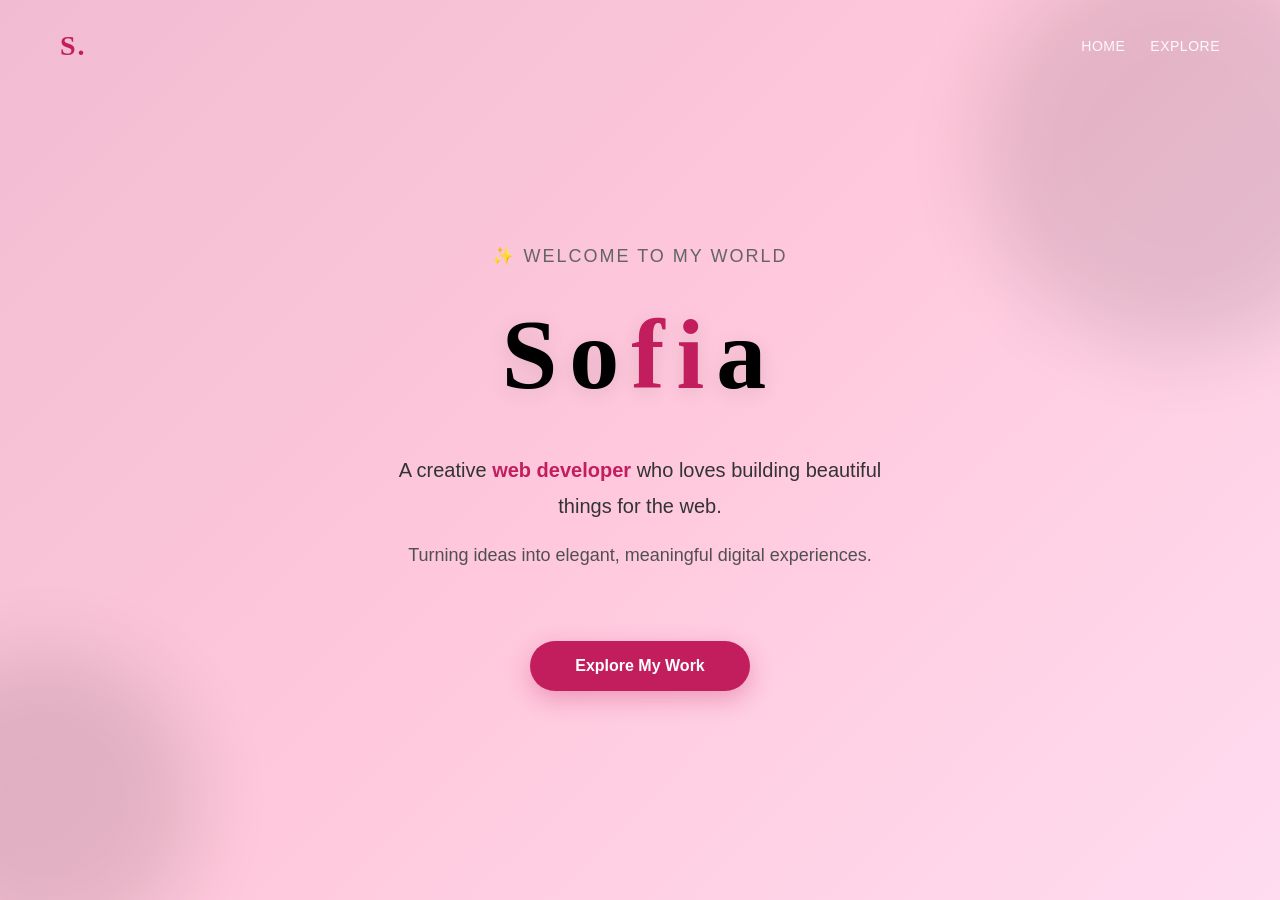
<file: index.html>
<!DOCTYPE html>
<html lang="en">
<head>
    <meta charset="UTF-8">
    <meta name="viewport" content="width=device-width, initial-scale=1.0">
    <title>Sofia - Portfolio</title>
    <link rel="stylesheet" href="style.css">
</head>
<body>
    <nav class="navbar">
        <div class="logo">S.</div>
        <ul class="nav-menu">
            <li><a href="#home">Home</a></li>
            <li><a href="home.html">Explore</a></li>
        </ul>
    </nav>
    
    <main class="welcome-container">
        <div class="content-wrapper">
            <p class="welcome-text">✨ Welcome to my world</p>

            <h1 class="title-animated">
                <span class="letter black">S</span>
                <span class="letter black">o</span>
                <span class="letter pink">f</span>
                <span class="letter pink">i</span>
                <span class="letter black">a</span>
            </h1>
            
            <p class="tagline">
                A creative <span class="highlight">web developer</span> who loves building beautiful things for the web.<br>
                <span class="subtitle">Turning ideas into elegant, meaningful digital experiences.</span>
            </p>
            
            <a href="home.html" class="cta-button">Explore My Work</a>
        </div>

        <div class="background-elements">
            <div class="blob blob-1"></div>
            <div class="blob blob-2"></div>
        </div>
    </main>

</body>
</html>
</file>
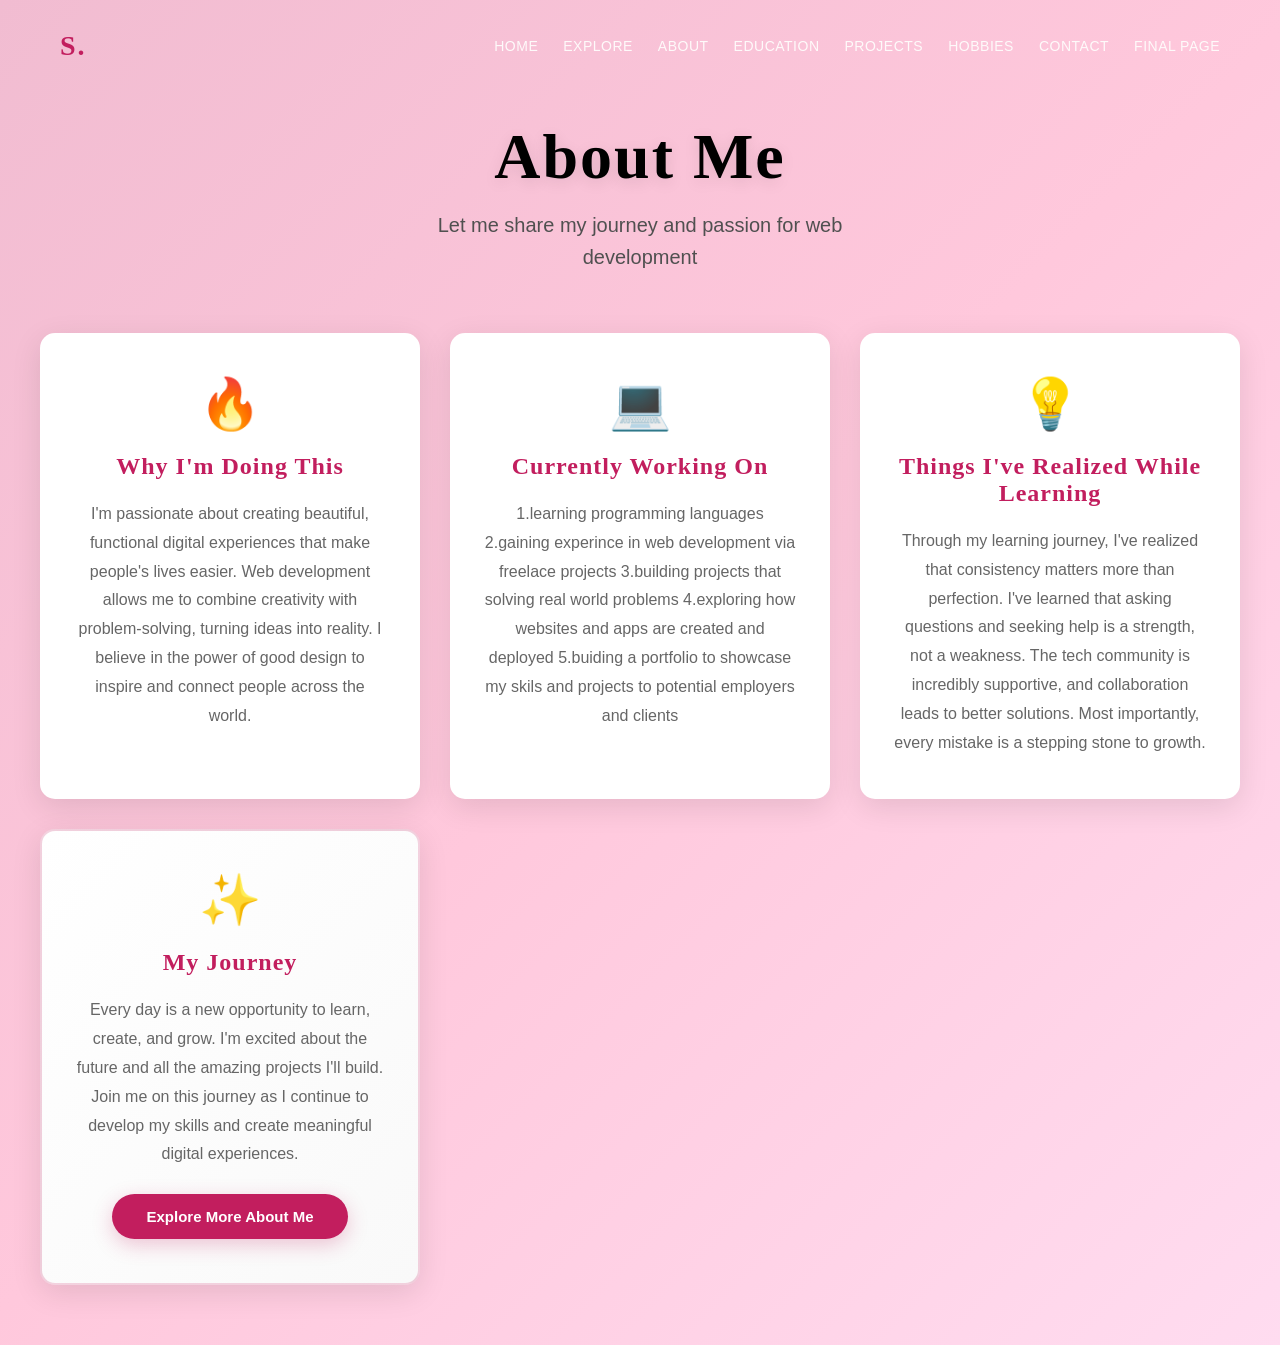
<file: aboutme.html>
<!DOCTYPE html>
<html lang="en">
<head>
    <meta charset="UTF-8">
    <meta name="viewport" content="width=device-width, initial-scale=1.0">
    <title>Sofia - About Me</title>
    <link rel="stylesheet" href="style.css">
</head>
<body>
    <nav class="navbar">
        <div class="logo">S.</div>
        <ul class="nav-menu">
            <li><a href="index.html">Home</a></li>
            <li><a href="home.html">Explore</a></li>
            <li><a href="aboutme.html">About</a></li>
            <li><a href="education.html">Education</a></li>
            <li><a href="project.html">Projects</a></li>
            <li><a href="hobbies.html">Hobbies</a></li>
            <li><a href="contact.html">Contact</a></li>
            <li><a href="finalpage.html">Final Page</a></li>
        </ul>
    </nav>

    <main class="about-container">
        <section class="about-header">
            <h1 class="about-title">About Me</h1>
            <p class="about-subtitle">Let me share my journey and passion for web development</p>
        </section>

        <div class="about-blocks">
            <article class="about-block">
                <div class="block-icon">🔥</div>
                <h2>Why I'm Doing This</h2>
                <p>
                    I'm passionate about creating beautiful, functional digital experiences that make people's lives easier. 
                    Web development allows me to combine creativity with problem-solving, turning ideas into reality. 
                    I believe in the power of good design to inspire and connect people across the world.
                </p>
            </article>

            <article class="about-block">
                <div class="block-icon">💻</div>
                <h2>Currently Working On</h2>
                <p>
                    1.learning programming languages
                    2.gaining experince in web development via freelace projects 
                    3.building projects that solving real world problems 
                    4.exploring how websites and apps are created and deployed 
                    5.buiding a portfolio to showcase my skils and projects to potential employers and clients 
                    
                </p>
            </article>

            <article class="about-block">
                <div class="block-icon">💡</div>
                <h2>Things I've Realized While Learning</h2>
                <p>
                    Through my learning journey, I've realized that consistency matters more than perfection. 
                    I've learned that asking questions and seeking help is a strength, not a weakness. 
                    The tech community is incredibly supportive, and collaboration leads to better solutions. 
                    Most importantly, every mistake is a stepping stone to growth.
                </p>
            </article>

            <article class="about-block featured">
                <div class="block-icon">✨</div>
                <h2>My Journey</h2>
                <p>
                    Every day is a new opportunity to learn, create, and grow. I'm excited about the future and 
                    all the amazing projects I'll build. Join me on this journey as I continue to develop my skills 
                    and create meaningful digital experiences.
                </p>
                <a href="education.html" class="explore-button">Explore More About Me</a>
            </article>
        </div>
    </main>

</body>
</html>
</file>
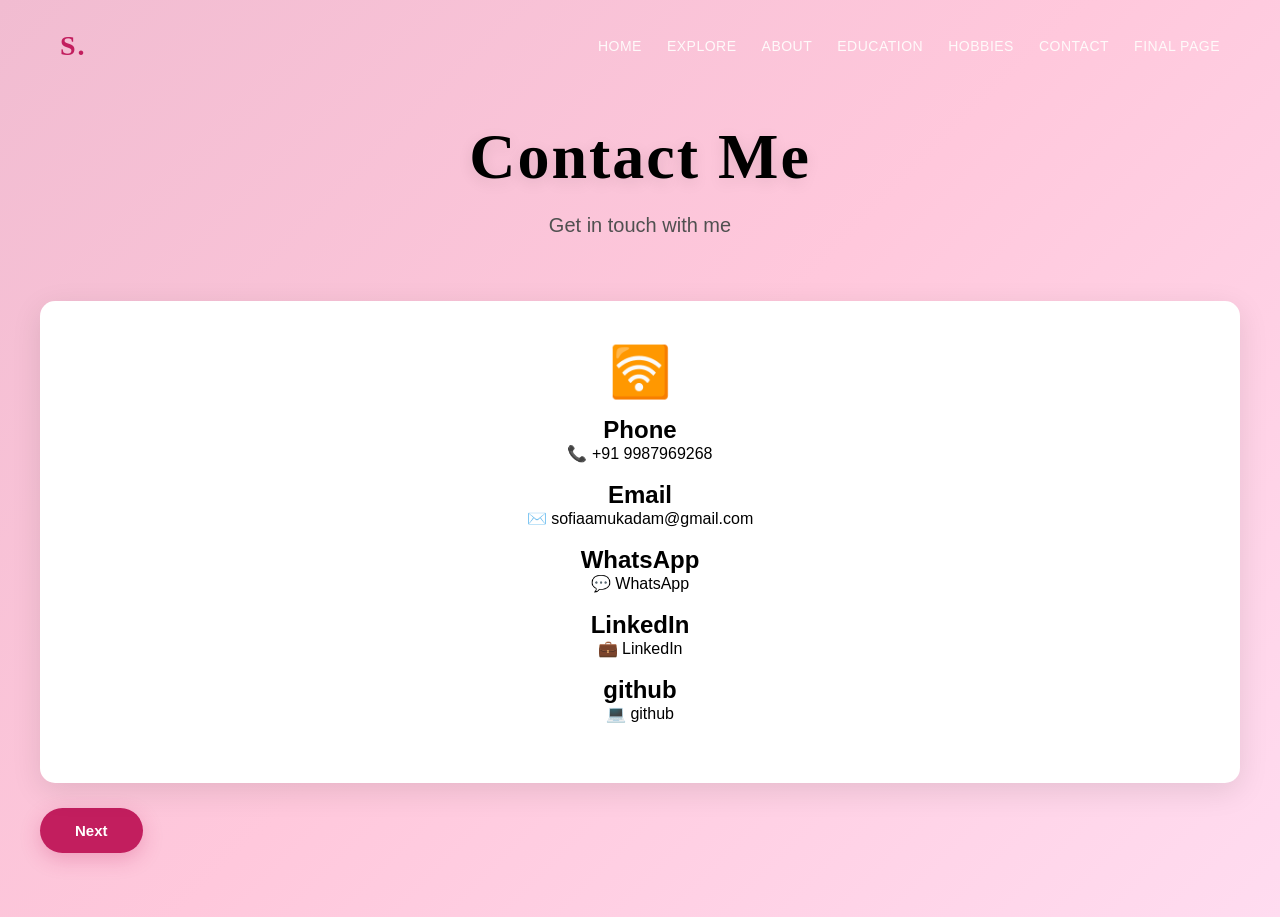
<file: contact.html>
<!DOCTYPE html>
<html lang="en">
<head>
    <meta charset="UTF-8">
    <meta name="viewport" content="width=device-width, initial-scale=1.0">
    <title>Sofia - Contact</title>
    <link rel="stylesheet" href="style.css">
</head>
<body>
    <nav class="navbar">
        <div class="logo">S.</div>
        <ul class="nav-menu">
            <li><a href="index.html">Home</a></li>
            <li><a href="home.html">Explore</a></li>
            <li><a href="aboutme.html">About</a></li>
            <li><a href="education.html">Education</a></li>
            <li><a href="hobbies.html">Hobbies</a></li>
            <li><a href="contact.html">Contact</a></li>
            <li><a href="finalpage.html">Final Page</a></li>    
        </ul>
    </nav>
 <main class="about-container">
        <section class="about-header">
            <h1 class="about-title">Contact Me</h1>
            <p class="about-subtitle">Get in touch with me</p>
        </section>
          <!--phone-->
         <section class="cards-grid">
            <article class="card">
                <div class="card-icon">🛜</div>
                <h2>Phone</h2>
                <a href="tel:+919987969268" class="card-link">📞 +91 9987969268</a><br><br>
                 <h2>Email</h2>
                <a href="mailto:sofiaamukadam@gmail.com" class="card-link">✉️ sofiaamukadam@gmail.com</a><br><br>
                 <h2>WhatsApp</h2>
                <a href="https://wa.me/919987969268" class="card-link">💬 WhatsApp</a><br><br>
                <h2>LinkedIn</h2>
                <a href="https://www.linkedin.com/in/sofia-mukadam-9597643a8/" class="card-link">💼 LinkedIn</a><br><br>
                <h2>github</h2>
                <a href="https://github.com/sofiaamukadam" class="card-link">💻 github</a><br><br>
            </article>
        </section>
        <a href="finalpage.html" class="explore-button">Next</a>
    </main>
</body>
</html>
</file>
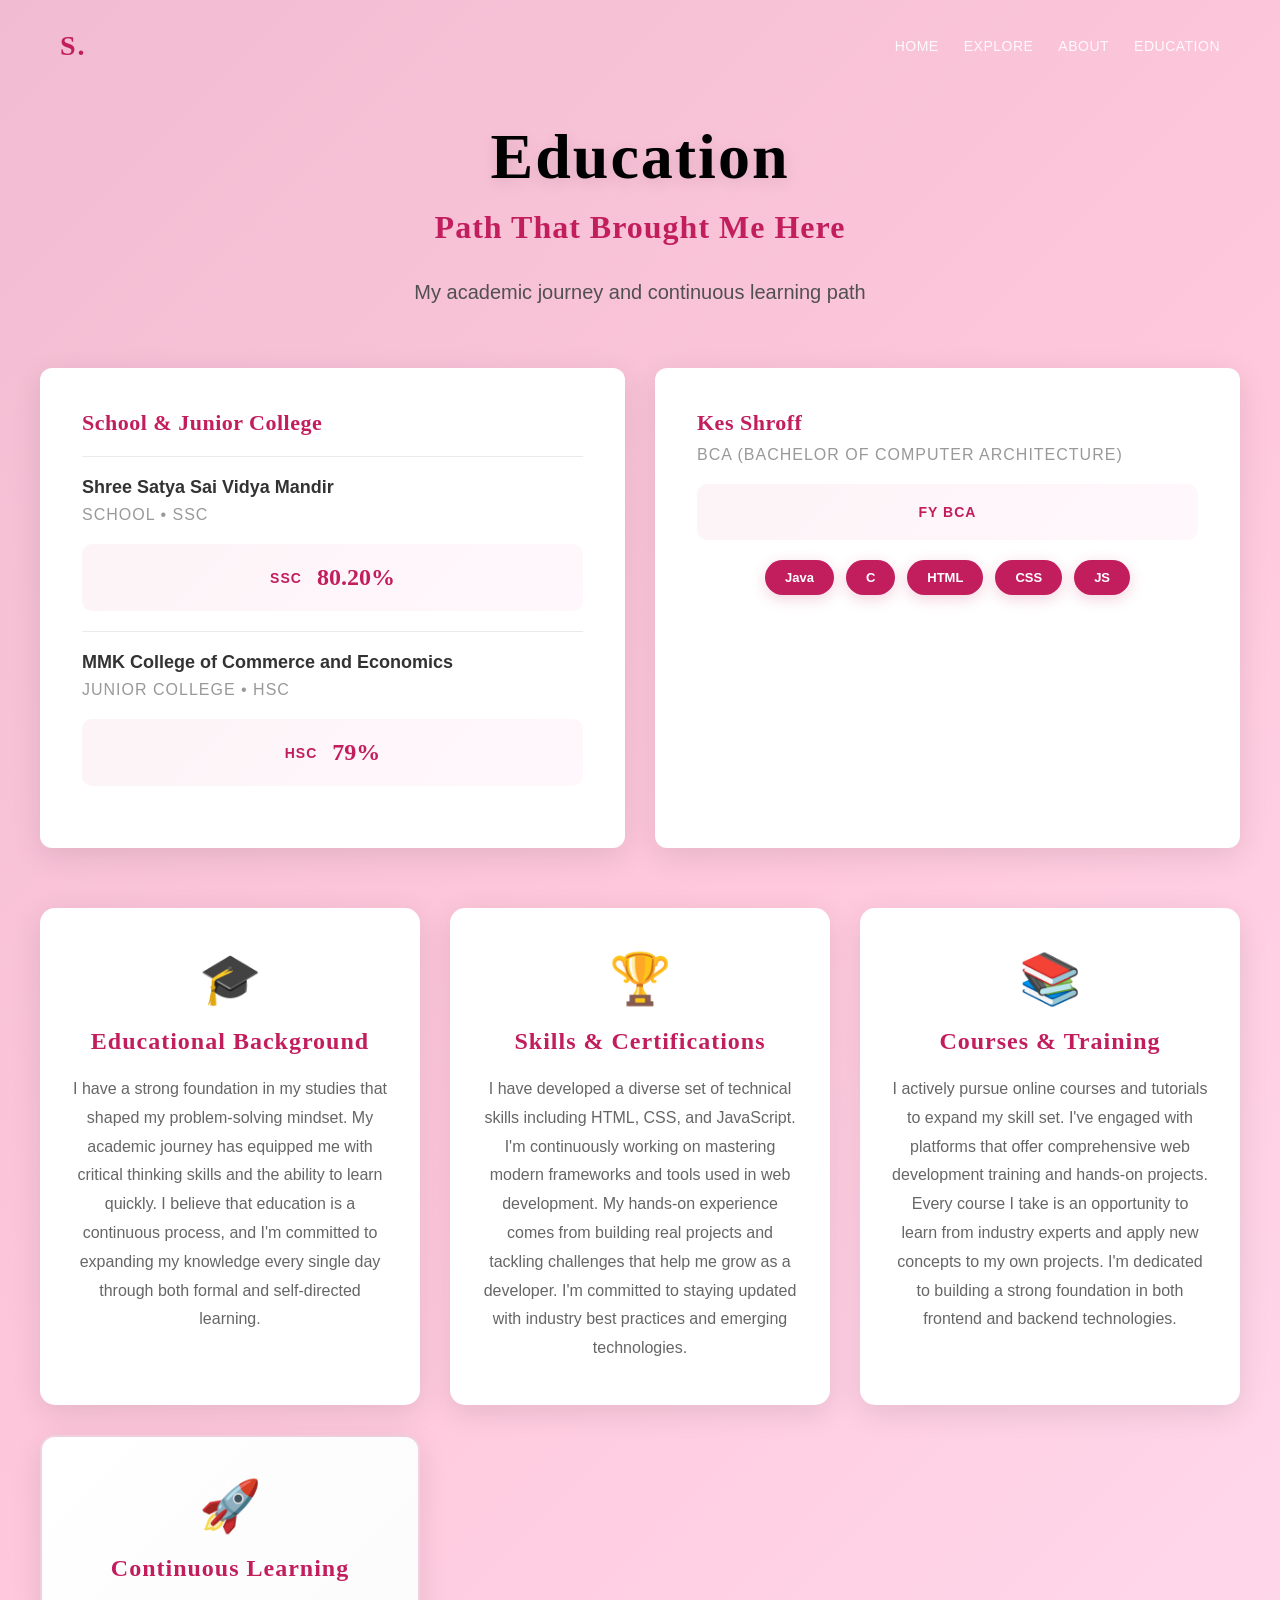
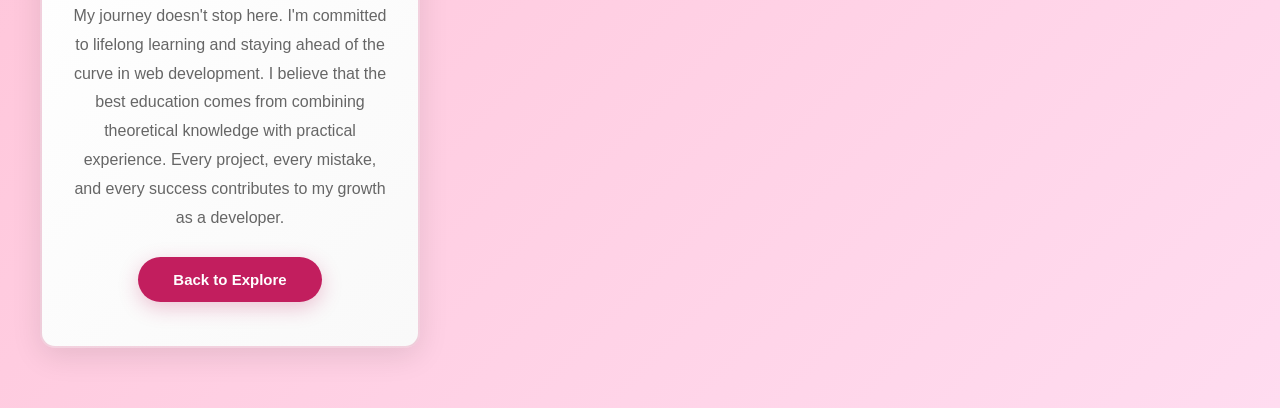
<file: education.html>
<!DOCTYPE html>
<html lang="en">
<head>
    <meta charset="UTF-8">
    <meta name="viewport" content="width=device-width, initial-scale=1.0">
    <title>Sofia - Education</title>
    <link rel="stylesheet" href="style.css">
</head>
<body>
    <nav class="navbar">
        <div class="logo">S.</div>
        <ul class="nav-menu">
            <li><a href="index.html">Home</a></li>
            <li><a href="home.html">Explore</a></li>
            <li><a href="aboutme.html">About</a></li>
            <li><a href="education.html">Education</a></li>
        </ul>
    </nav>

    <main class="education-container">
        <section class="education-header">
            <h1 class="education-title">Education</h1>
            <p class="education-subtitle-main">Path That Brought Me Here</p>
            <p class="education-subtitle">My academic journey and continuous learning path</p>
        </section>

        <div class="education-timeline">            
            <!-- School + Junior College Combined Card -->
            <article class="education-card">
                <h2 class="card-headline">School & Junior College</h2>

                <div class="education-stage">
                    <h3 class="subheadline">Shree Satya Sai Vidya Mandir</h3>
                    <p class="card-degree">School • SSC</p>
                    <div class="card-achievement">
                        <span class="achievement-label">SSC</span>
                        <span class="achievement-score">80.20%</span>
                    </div>
                </div>

                <div class="education-stage">
                    <h3 class="subheadline">MMK College of Commerce and Economics</h3>
                    <p class="card-degree">Junior College • HSC</p>
                    <div class="card-achievement">
                        <span class="achievement-label">HSC</span>
                        <span class="achievement-score">79%</span>
                    </div>
                </div>
            </article>

            <!-- College Card -->
            <article class="education-card">
                <h2 class="card-headline"> Kes Shroff</h2>
                <p class="card-degree">BCA (Bachelor of Computer Architecture)</p>
                <div class="card-achievement">
                    <span class="achievement-label">FY BCA</span>
                </div>
                <div class="skills-container">
                    <span class="skill-badge">Java</span>
                    <span class="skill-badge">C</span>
                    <span class="skill-badge">HTML</span>
                    <span class="skill-badge">CSS</span>
                    <span class="skill-badge">JS</span>
                </div>
            </article>
        </div>

        <div class="education-blocks">
            <article class="education-block">
                <div class="block-icon">🎓</div>
                <h2>Educational Background</h2>
                <p>
                    I have a strong foundation in my studies that shaped my problem-solving mindset. 
                    My academic journey has equipped me with critical thinking skills and the ability to learn quickly. 
                    I believe that education is a continuous process, and I'm committed to expanding my knowledge every single day 
                    through both formal and self-directed learning.
                </p>
            </article>

            <article class="education-block">
                <div class="block-icon">🏆</div>
                <h2>Skills & Certifications</h2>
                <p>
                    I have developed a diverse set of technical skills including HTML, CSS, and JavaScript. 
                    I'm continuously working on mastering modern frameworks and tools used in web development. 
                    My hands-on experience comes from building real projects and tackling challenges that help me grow as a developer. 
                    I'm committed to staying updated with industry best practices and emerging technologies.
                </p>
            </article>

            <article class="education-block">
                <div class="block-icon">📚</div>
                <h2>Courses & Training</h2>
                <p>
                    I actively pursue online courses and tutorials to expand my skill set. 
                    I've engaged with platforms that offer comprehensive web development training and hands-on projects. 
                    Every course I take is an opportunity to learn from industry experts and apply new concepts to my own projects. 
                    I'm dedicated to building a strong foundation in both frontend and backend technologies.
                </p>
            </article>

            <article class="education-block featured">
                <div class="block-icon">🚀</div>
                <h2>Continuous Learning</h2>
                <p>
                    My journey doesn't stop here. I'm committed to lifelong learning and staying ahead of the curve in web development. 
                    I believe that the best education comes from combining theoretical knowledge with practical experience. 
                    Every project, every mistake, and every success contributes to my growth as a developer.
                </p>
                <a href="project.html" class="explore-button">Back to Explore</a>
            </article>
        </div>
    </main>

</body>
</html>
</file>
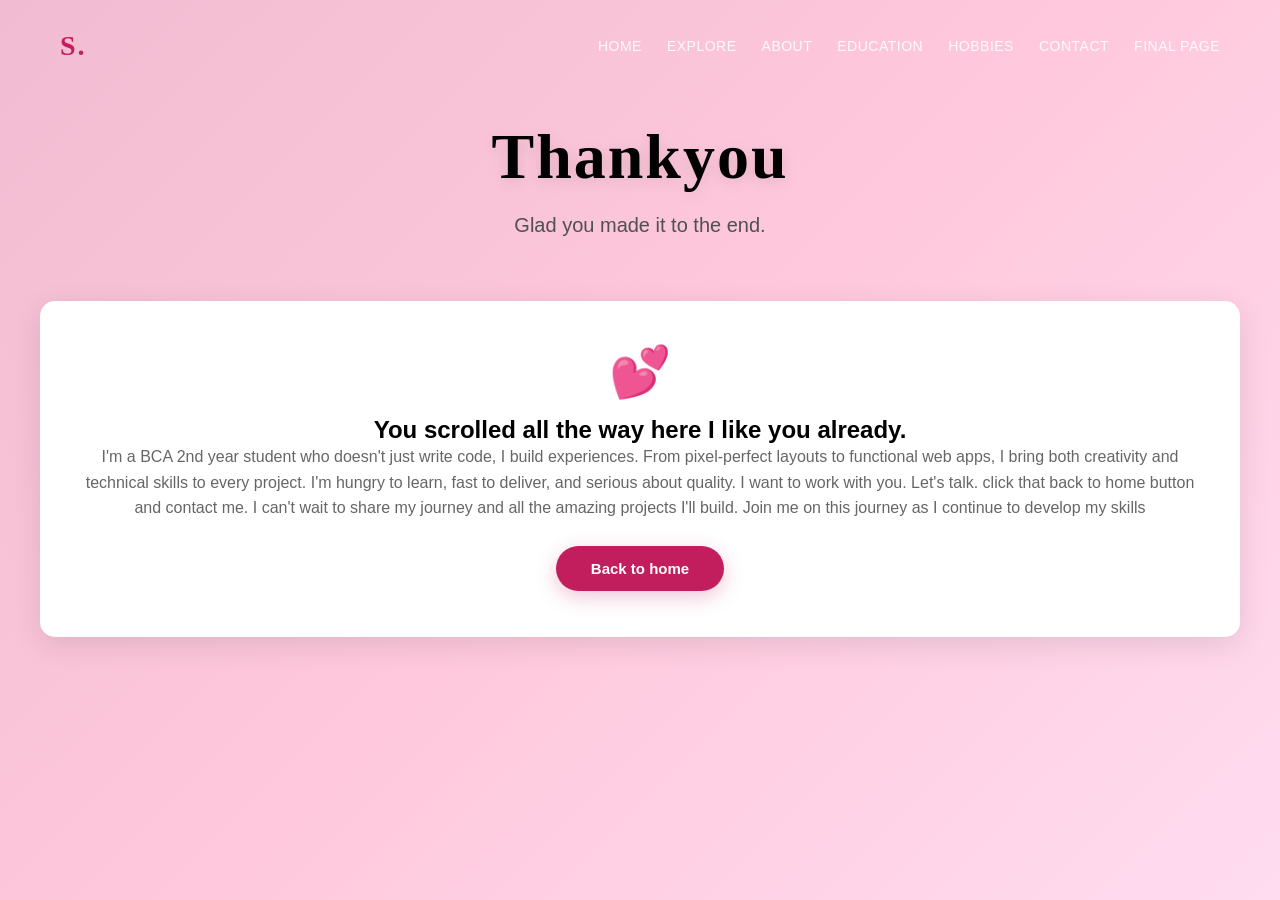
<file: finalpage.html>
<!DOCTYPE html>
<html lang="en">
<head>
    <meta charset="UTF-8">
    <meta name="viewport" content="width=device-width, initial-scale=1.0">
    <title>Sofia - Education</title>
    <link rel="stylesheet" href="style.css">
</head>
<body>
    <nav class="navbar">
        <div class="logo">S.</div>
        <ul class="nav-menu">
            <li><a href="index.html">Home</a></li>
            <li><a href="home.html">Explore</a></li>
            <li><a href="aboutme.html">About</a></li>
            <li><a href="education.html">Education</a></li>
            <li><a href="hobbies.html">Hobbies</a></li>
            <li><a href="contact.html">Contact</a></li>
            <li><a href="finalpage.html">Final Page</a></li>
        </ul>
    </nav>
 <main class="about-container">
        <section class="about-header">
            <h1 class="about-title">Thankyou</h1>
            <p class="about-subtitle">Glad you made it to the end.</p>
        </section>
         <section class="cards-grid">
            <article class="card">
                <div class="card-icon">💕</div>
                <h2>You scrolled all the way here I like you already.</h2>
                <p>I'm a BCA 2nd year student who doesn't just write code, I build experiences. From pixel-perfect layouts to functional web apps, I bring both creativity and technical skills to every project. I'm hungry to learn, fast to deliver, and serious about quality. I want to work with you. Let's talk.
                    click that back to home button and contact me. I can't wait to share my journey and all the amazing projects I'll build. Join me on this journey as I continue to develop my skills
                </p>
            <a href="home.html" class="explore-button">Back to home</a>
            </article>
        </section>
    </main>
</body>
</html>
</file>
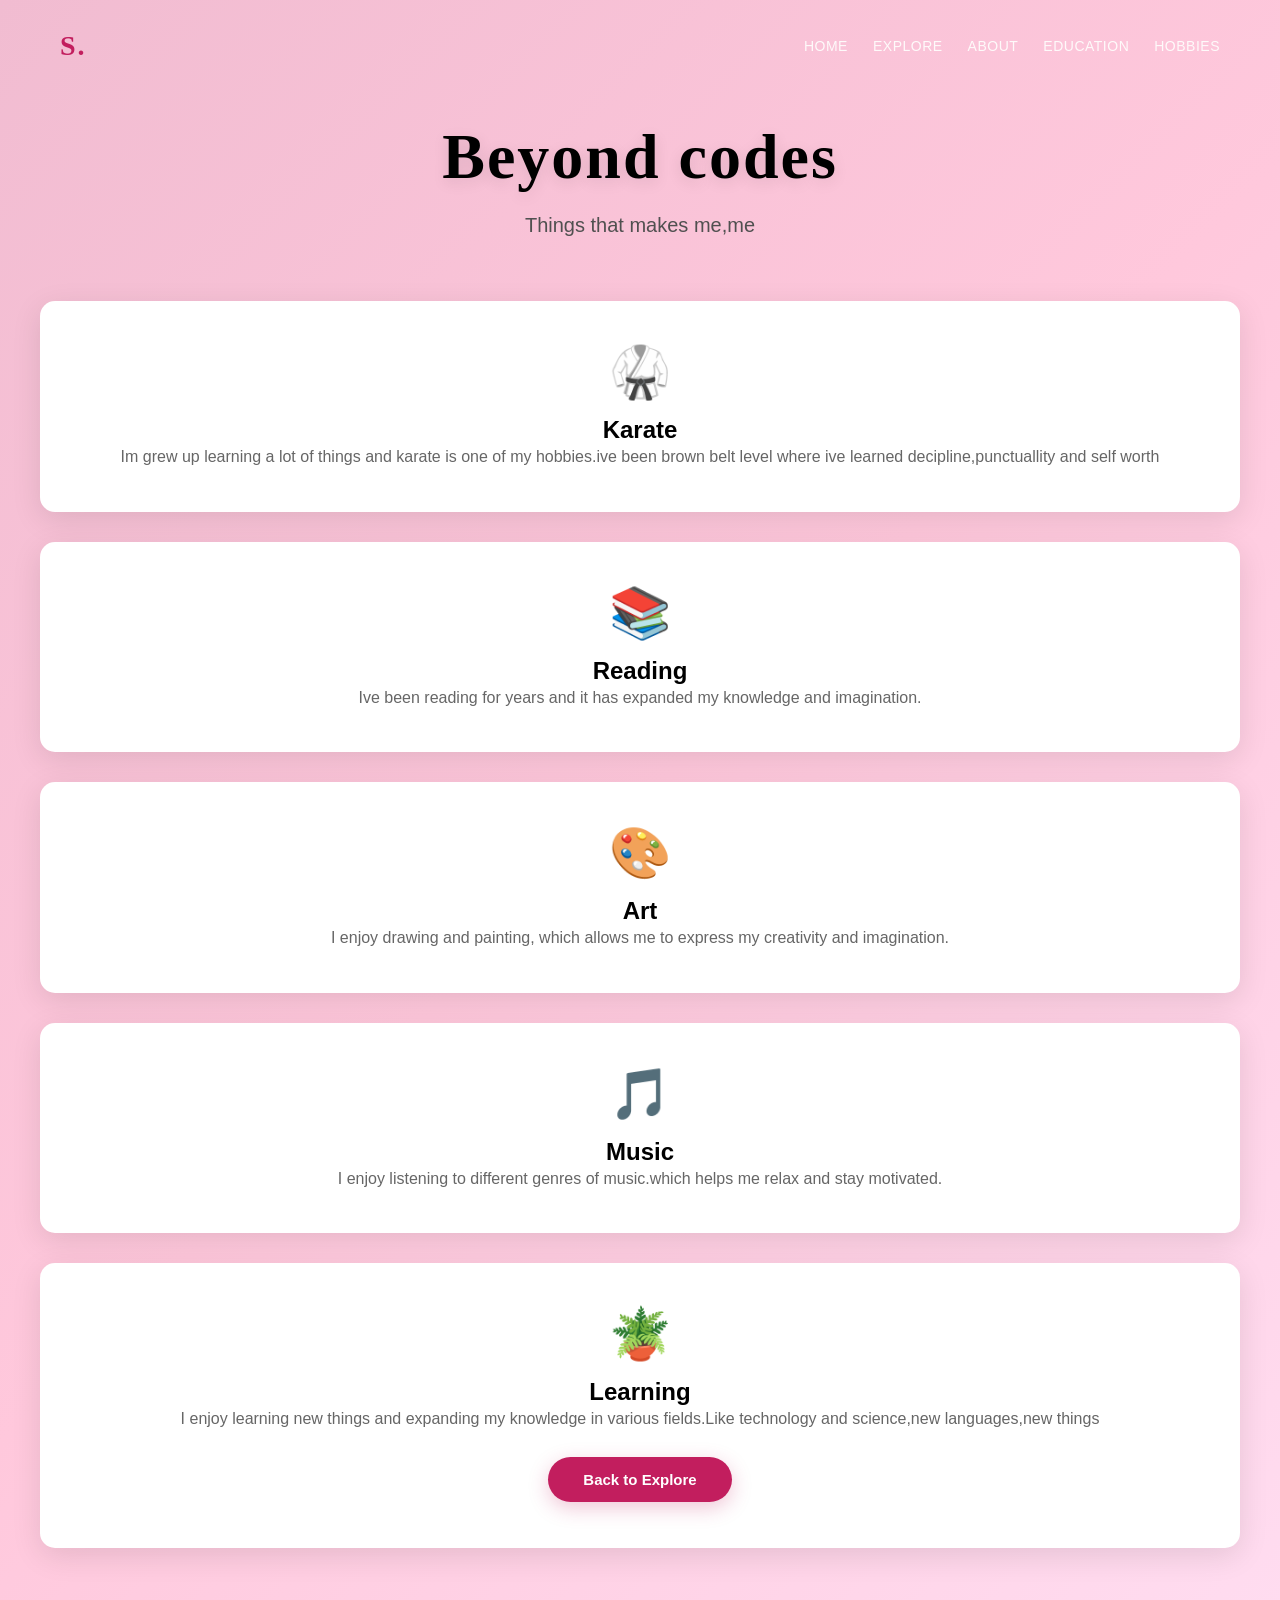
<file: hobbies.html>
<!DOCTYPE html>
<html lang="en">
<head>
    <meta charset="UTF-8">
    <meta name="viewport" content="width=device-width, initial-scale=1.0">
    <title>Sofia - Education</title>
    <link rel="stylesheet" href="style.css">
</head>
<body>
    <nav class="navbar">
        <div class="logo">S.</div>
        <ul class="nav-menu">
            <li><a href="index.html">Home</a></li>
            <li><a href="home.html">Explore</a></li>
            <li><a href="aboutme.html">About</a></li>
            <li><a href="education.html">Education</a></li>
               <li><a href="hobbies.html">Hobbies</a></li>
        </ul>
    </nav>
 <main class="about-container">
        <section class="about-header">
            <h1 class="about-title">Beyond codes </h1>
            <p class="about-subtitle">Things that makes me,me </p>
        </section>
         <!--Karate Card -->
         <section class="cards-grid">
            <article class="card">
                <div class="card-icon">🥋</div>
                <h2>Karate</h2>
                <p>Im grew up learning a lot of things and karate is one of my hobbies.ive been brown belt level where ive learned decipline,punctuallity and self worth</p>
            </article>
        </section>
        <section class="cards-grid">
            <article class="card">
                <div class="card-icon">📚</div>
                <h2>Reading</h2>
                <p> Ive been reading for years and it has expanded my knowledge and imagination.</p>
            </article>
        </section>
         <section class="cards-grid">
            <article class="card">
                <div class="card-icon">🎨</div>
                <h2>Art</h2>
                <p> I enjoy drawing and painting, which allows me to express my creativity and imagination.</p>
            </article>
        </section>
         <section class="cards-grid">
            <article class="card">
                <div class="card-icon">🎵</div>
                <h2>Music</h2>
                <p> I enjoy listening to different genres of music.which helps me relax and stay motivated.</p>
            </article>
        </section>
         <section class="cards-grid">
            <article class="card">
                <div class="card-icon">🪴</div>
                <h2>Learning</h2>
                <p> I enjoy learning new things and expanding my knowledge in various fields.Like technology and science,new languages,new things  </p>
            <a href="contact.html" class="explore-button">Back to Explore</a>
            </article>
        </section>
    </main>

</body>
</html>
</file>
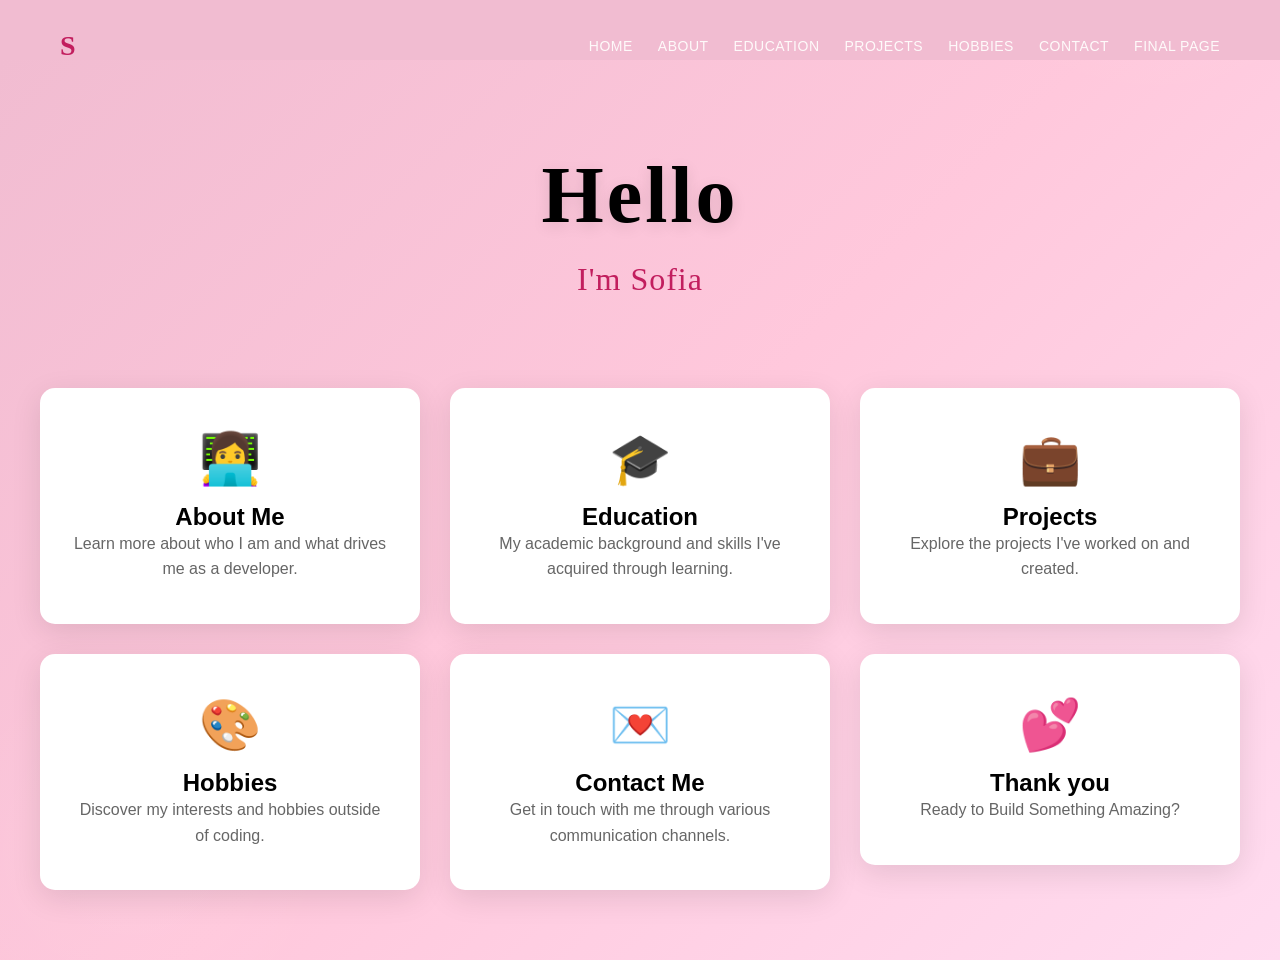
<file: home.html>
<!DOCTYPE html>
<html lang="en">
<head>
    <meta charset="UTF-8">
    <meta name="viewport" content="width=device-width, initial-scale=1.0">
    <title>Sofia - Home</title>
    <link rel="stylesheet" href="style.css">
</head>
<body>
    <nav class="navbar">
        <div class="logo">S</div>
        <ul class="nav-menu">
            <li><a href="index.html">Home</a></li>
            <li><a href="aboutme.html">About</a></li>
            <li><a href="education.html">Education</a></li>
            <li><a href="project.html">Projects</a></li>
            <li><a href="hobbies.html">Hobbies</a></li>
            <li><a href="contact.html">Contact</a></li>
            <li><a href="finalpage.html">Final Page</a></li>
            </ul>
    </nav>

    <main class="home-container">
        <h1 class="hello-title">Hello</h1>
        <p class="sofia-intro">I'm Sofia</p>

        <section class="cards-grid">
            <a href="aboutme.html" class="card-link">
                <article class="card">
                    <div class="card-icon">👩‍💻</div>
                    <h2>About Me</h2>
                    <p>Learn more about who I am and what drives me as a developer.</p>
                </article>
            </a>

            <a href="education.html" class="card-link">
                <article class="card">
                    <div class="card-icon">🎓</div>
                    <h2>Education</h2>
                    <p>My academic background and skills I've acquired through learning.</p>
                </article>
            </a>

            <a href="project.html" class="card-link">
                <article class="card">
                    <div class="card-icon">💼</div>
                    <h2>Projects</h2>
                    <p>Explore the projects I've worked on and created.</p>
                </article>
            </a>

            <a href="hobbies.html" class="card-link">
                <article class="card">
                    <div class="card-icon">🎨</div>
                    <h2>Hobbies</h2>
                    <p>Discover my interests and hobbies outside of coding.</p>
                </article>
            </a>

            <a href="contact.html" class="card-link">
                <article class="card">
                    <div class="card-icon">💌</div>
                    <h2>Contact Me</h2>
                    <p>Get in touch with me through various communication channels.</p>
                </article>
            </a>
            <a href="finalpage.html" class="card-link">
                <article class="card">
                    <div class="card-icon">💕</div>
                    <h2>Thank you </h2>
                    <p>Ready to Build Something Amazing?</p>
                </article>
            </a>
        </section>
    </main>

</body>
</html>
</file>
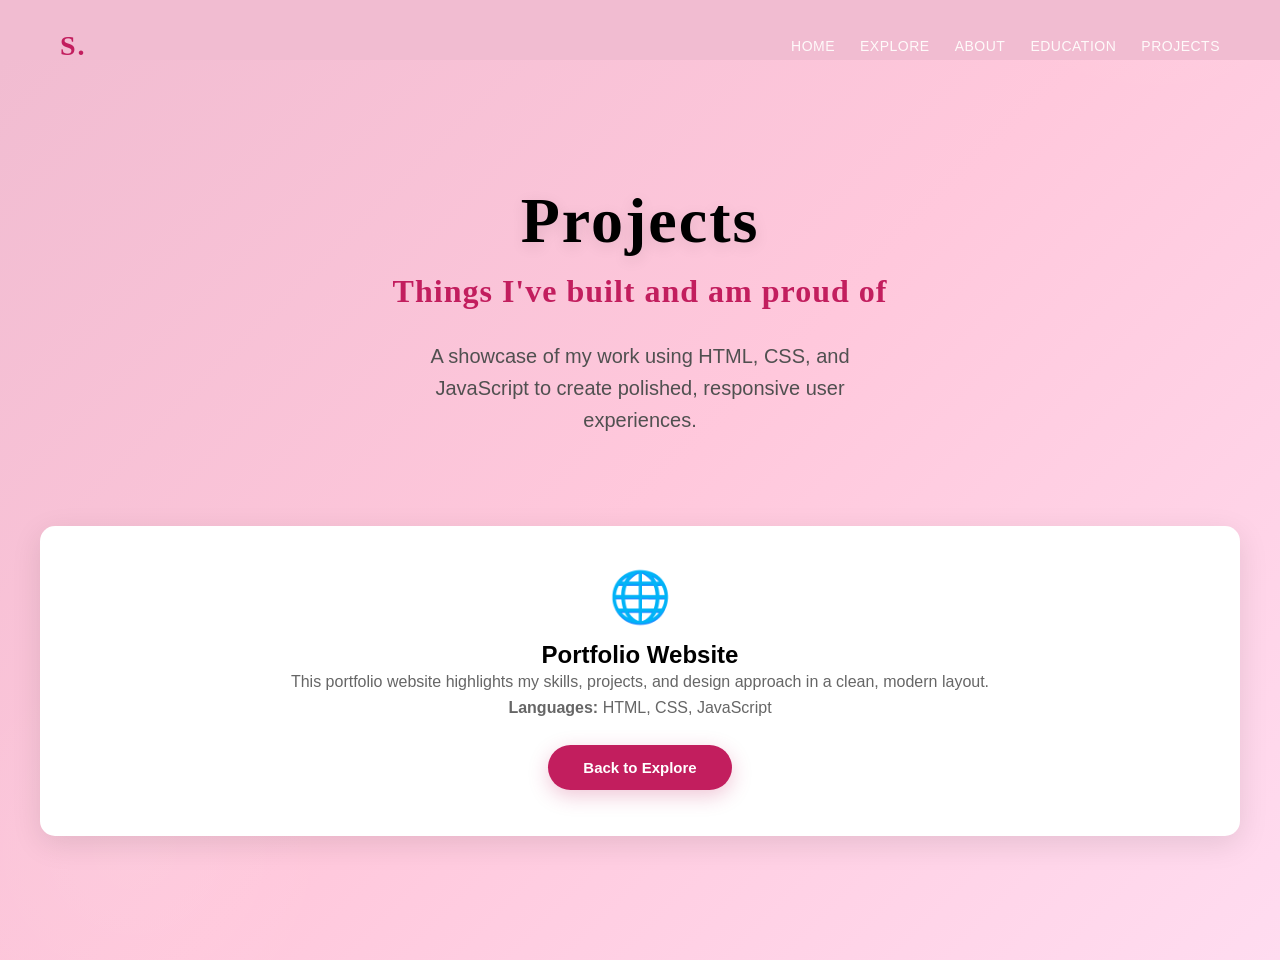
<file: project.html>
<!DOCTYPE html>
<html lang="en">
<head>
    <meta charset="UTF-8">
    <meta name="viewport" content="width=device-width, initial-scale=1.0">
    <title>Sofia - Projects</title>
    <link rel="stylesheet" href="style.css">
</head>
<body>
    <nav class="navbar">
        <div class="logo">S.</div>
        <ul class="nav-menu">
            <li><a href="index.html">Home</a></li>
            <li><a href="home.html">Explore</a></li>
            <li><a href="aboutme.html">About</a></li>
            <li><a href="education.html">Education</a></li>
            <li><a href="project.html">Projects</a></li>
        </ul>
    </nav>

    <main class="home-container">
        <section class="education-header">
            <h1 class="education-title">Projects</h1>
            <p class="education-subtitle-main">Things I've built and am proud of</p>
            <p class="education-subtitle">A showcase of my work using HTML, CSS, and JavaScript to create polished, responsive user experiences.</p>
        </section>

        <section class="cards-grid">
            <article class="card">
                <div class="card-icon">🌐</div>
                <h2>Portfolio Website</h2>
                <p>This portfolio website highlights my skills, projects, and design approach in a clean, modern layout.</p>
                <p><strong>Languages:</strong> HTML, CSS, JavaScript</p>
                 <a href="hobbies.html" class="explore-button">Back to Explore</a>
            </article>
        </section>
    </main>

</body>
</html>
</file>
<file: style.css>
/* Root Variables */
:root {
  --primary-color: #c21e5e;
  --dark-primary: #a01849;
  --bg-gradient: linear-gradient(135deg, rgb(241, 188, 209) 0%, rgb(255, 200, 220) 50%, rgb(255, 220, 240) 100%);
  --transition: all 0.3s ease;
  --font-serif: 'Playfair Display', serif;
  --font-sans: 'Segoe UI', Tahoma, Geneva, Verdana, sans-serif;
}

/* Reset */
* {
  margin: 0;
  padding: 0;
  box-sizing: border-box;
}

body {
  font-family: var(--font-sans);
  background-color: rgb(241, 188, 209);
}

/* Navbar */
.navbar {
  width: 100%;
  background: transparent;
  padding: 30px 60px;
  position: fixed;
  top: 0;
  left: 0;
  z-index: 100;
  display: flex;
  justify-content: space-between;
  align-items: center;
}

.logo {
  font-family: var(--font-serif);
  font-size: 28px;
  font-weight: 700;
  color: var(--primary-color);
  letter-spacing: 2px;
}

.nav-menu {
  list-style: none;
  display: flex;
  gap: 25px;
}

.nav-menu a {
  color: rgb(254, 250, 250);
  text-decoration: none;
  font-family: var(--font-sans);
  font-size: 14px;
  font-weight: 400;
  letter-spacing: 0.5px;
  text-transform: uppercase;
  transition: var(--transition);
}

.nav-menu a:hover {
  color: var(--primary-color);
}

/* Home Page */
.home-container {
  display: flex;
  flex-direction: column;
  align-items: center;
  justify-content: center;
  min-height: 100vh;
  width: 100%;
  padding: 40px;
  margin-top: 60px;
  background: var(--bg-gradient);
  position: relative;
  overflow: hidden;
}

.home-container::before {
  content: '';
  position: absolute;
  top: -50%;
  right: -10%;
  width: 500px;
  height: 500px;
  background: radial-gradient(circle, rgba(255, 255, 255, 0.1), transparent 70%);
  border-radius: 50%;
  pointer-events: none;
}

.home-container::after {
  content: '';
  position: absolute;
  bottom: -10%;
  left: -5%;
  width: 400px;
  height: 400px;
  background: radial-gradient(circle, rgba(255, 255, 255, 0.08), transparent 70%);
  border-radius: 50%;
  pointer-events: none;
}

.hello-title {
  font-size: 80px;
  font-weight: 700;
  color: #000;
  font-family: var(--font-serif);
  margin: 20px 0;
  text-shadow: 0 4px 15px rgba(0, 0, 0, 0.1);
  letter-spacing: 3px;
  animation: slideInDown 0.8s ease-out;
  position: relative;
  z-index: 1;
}

.sofia-intro {
  font-size: 32px;
  color: var(--primary-color);
  font-family: var(--font-serif);
  font-weight: 500;
  margin-bottom: 60px;
  letter-spacing: 1px;
  animation: slideInUp 0.8s ease-out 0.2s both;
  position: relative;
  z-index: 1;
}

/* Cards Grid */
.cards-grid {
  display: grid;
  grid-template-columns: repeat(auto-fit, minmax(300px, 1fr));
  gap: 30px;
  max-width: 1200px;
  width: 100%;
  margin-top: 30px;
  position: relative;
  z-index: 1;
}

.card-link {
  text-decoration: none;
  color: inherit;
}

.card {
  background: #fff;
  border-radius: 15px;
  padding: 40px 30px;
  box-shadow: 0 8px 30px rgba(0, 0, 0, 0.1);
  transition: var(--transition);
  text-align: center;
  border: 2px solid transparent;
  position: relative;
  overflow: hidden;
}

.card::before {
  content: '';
  position: absolute;
  top: 0;
  left: 0;
  right: 0;
  height: 4px;
  background: linear-gradient(90deg, var(--primary-color), #ff69b4);
  transform: scaleX(0);
  transform-origin: left;
  transition: transform 0.3s ease;
}

.card:hover::before {
  transform: scaleX(1);
}

.card:hover {
  transform: translateY(-10px);
  box-shadow: 0 15px 50px rgba(194, 30, 94, 0.25);
  border-color: var(--primary-color);
}

.card-icon {
  font-size: 50px;
  margin-bottom: 15px;
  display: inline-block;
  transition: transform 0.3s ease;
}

.card:hover .card-icon {
  transform: scale(1.15) rotate(5deg);
}

.card h3 {
  font-size: 24px;
  color: var(--primary-color);
  font-family: var(--font-serif);
  margin: 0 0 15px 0;
  font-weight: 700;
  letter-spacing: 1px;
  transition: color 0.3s ease;
}

.card:hover h3 {
  color: var(--dark-primary);
}

.card p {
  font-size: 16px;
  color: #666;
  font-family: var(--font-sans);
  line-height: 1.6;
  margin: 0;
  font-weight: 400;
}

.education-stage {
  margin-top: 20px;
  padding-top: 20px;
  border-top: 1px solid rgba(0, 0, 0, 0.08);
}

.subheadline {
  font-size: 18px;
  color: #333;
  margin: 0 0 8px;
  font-weight: 600;
}

/* Animations */
@keyframes slideInDown {
  from {
    opacity: 0;
    transform: translateY(-50px);
  }
  to {
    opacity: 1;
    transform: translateY(0);
  }
}

@keyframes slideInUp {
  from {
    opacity: 0;
    transform: translateY(50px);
  }
  to {
    opacity: 1;
    transform: translateY(0);
  }
}

/* Index Page (Specific Styles) */
/* Welcome Page Styles */
.welcome-container {
  min-height: 100vh;
  background: var(--bg-gradient);
  display: flex;
  align-items: center;
  justify-content: center;
  padding: 80px 40px 40px;
  position: relative;
  overflow: hidden;
}

.background-elements {
  position: absolute;
  width: 100%;
  height: 100%;
  top: 0;
  left: 0;
  pointer-events: none;
  z-index: 0;
}

.blob {
  position: absolute;
  border-radius: 50%;
  opacity: 0.1;
  filter: blur(40px);
}

.blob-1 {
  width: 400px;
  height: 400px;
  background: #000;
  top: -50px;
  right: -100px;
  animation: float 6s ease-in-out infinite;
}

.blob-2 {
  width: 300px;
  height: 300px;
  background: #000;
  bottom: -50px;
  left: -100px;
  animation: float 8s ease-in-out infinite reverse;
}

@keyframes float {
  0%, 100% { transform: translate(0, 0); }
  50% { transform: translate(30px, 30px); }
}

.content-wrapper {
  position: relative;
  z-index: 1;
  text-align: center;
  max-width: 700px;
}

.welcome-text {
  font-size: 18px;
  color: rgb(100, 100, 100);
  font-family: var(--font-sans);
  letter-spacing: 2px;
  text-transform: uppercase;
  margin-bottom: 20px;
  animation: slideInDown 0.8s ease-out;
}

.title-animated {
  font-size: 0;
  font-family: var(--font-serif);
  margin: 30px 0;
  text-shadow: 0 4px 20px rgba(0, 0, 0, 0.1);
  text-align: center;
}

.letter {
  font-size: 100px;
  display: inline-block;
  animation: elegantFloat 3s ease-in-out infinite;
  letter-spacing: 12px;
  font-weight: 700;
}

.letter.black {
  color: #000;
}

.letter.pink {
  color: var(--primary-color);
}

.letter:nth-child(1) { animation-delay: 0; }
.letter:nth-child(2) { animation-delay: 0.1s; }
.letter:nth-child(3) { animation-delay: 0.2s; }
.letter:nth-child(4) { animation-delay: 0.3s; }
.letter:nth-child(5) { animation-delay: 0.4s; }

@keyframes elegantFloat {
  0%, 100% {
    transform: translateY(0) scale(1);
    opacity: 1;
  }
  50% {
    transform: translateY(-15px) scale(1.02);
    opacity: 0.95;
  }
}

.tagline {
  font-size: 20px;
  color: #333;
  font-family: var(--font-sans);
  max-width: 500px;
  text-align: center;
  line-height: 1.8;
  margin: 40px 0;
  animation: slideInUp 0.8s ease-out 0.2s both;
}

.highlight {
  color: var(--primary-color);
  font-weight: 700;
}

.subtitle {
  display: block;
  font-size: 18px;
  color: rgb(80, 80, 80);
  margin-top: 15px;
}

.cta-button {
  display: inline-block;
  background-color: var(--primary-color);
  color: #fff;
  padding: 16px 45px;
  font-size: 16px;
  font-weight: 600;
  border: none;
  border-radius: 50px;
  cursor: pointer;
  font-family: var(--font-sans);
  transition: all 0.4s cubic-bezier(0.25, 0.46, 0.45, 0.94);
  box-shadow: 0 8px 25px rgba(194, 30, 94, 0.3);
  position: relative;
  overflow: hidden;
  text-decoration: none;
  margin-top: 30px;
  animation: slideInUp 0.8s ease-out 0.4s both;
}

.cta-button::before {
  content: '';
  position: absolute;
  top: 0;
  left: -100%;
  width: 100%;
  height: 100%;
  background: linear-gradient(90deg, transparent, rgba(255, 255, 255, 0.3), transparent);
  transition: left 0.5s ease;
}

.cta-button:hover {
  background-color: var(--dark-primary);
  transform: translateY(-3px);
  box-shadow: 0 12px 35px rgba(194, 30, 94, 0.4);
}

.cta-button:hover::before {
  left: 100%;
}

.cta-button:active {
  transform: translateY(-1px);
}

/* Body styles for welcome page */
body {
  margin: 0;
  padding: 0;
}

/* About Me Page */
.about-container {
  min-height: 100vh;
  background: var(--bg-gradient);
  padding: 120px 40px 60px;
  position: relative;
  overflow: hidden;
}

.about-header {
  text-align: center;
  margin-bottom: 60px;
  animation: slideInDown 0.8s ease-out;
}

.about-title {
  font-size: 64px;
  font-weight: 700;
  color: #000;
  font-family: var(--font-serif);
  margin-bottom: 15px;
  letter-spacing: 2px;
  text-shadow: 0 4px 15px rgba(0, 0, 0, 0.1);
}

.about-subtitle {
  font-size: 20px;
  color: rgb(80, 80, 80);
  font-family: var(--font-sans);
  max-width: 500px;
  margin: 0 auto;
  line-height: 1.6;
}

.about-blocks {
  display: grid;
  grid-template-columns: repeat(auto-fit, minmax(320px, 1fr));
  gap: 30px;
  max-width: 1200px;
  margin: 0 auto;
  position: relative;
  z-index: 1;
}

.about-block {
  background: #fff;
  border-radius: 15px;
  padding: 40px 30px;
  box-shadow: 0 8px 30px rgba(0, 0, 0, 0.1);
  transition: var(--transition);
  text-align: center;
  border: 2px solid transparent;
  position: relative;
  overflow: hidden;
  animation: slideInUp 0.8s ease-out;
}

.about-block::before {
  content: '';
  position: absolute;
  top: 0;
  left: 0;
  right: 0;
  height: 4px;
  background: linear-gradient(90deg, var(--primary-color), #ff69b4);
  transform: scaleX(0);
  transform-origin: left;
  transition: transform 0.3s ease;
}

.about-block:hover::before {
  transform: scaleX(1);
}

.about-block:hover {
  transform: translateY(-10px);
  box-shadow: 0 15px 50px rgba(194, 30, 94, 0.25);
  border-color: var(--primary-color);
}

.block-icon {
  font-size: 50px;
  margin-bottom: 20px;
  display: inline-block;
  transition: transform 0.3s ease;
}

.about-block:hover .block-icon {
  transform: scale(1.2) rotate(5deg);
}

.about-block h2 {
  font-size: 24px;
  color: var(--primary-color);
  font-family: var(--font-serif);
  margin: 0 0 20px 0;
  font-weight: 700;
  letter-spacing: 1px;
  transition: color 0.3s ease;
}

.about-block:hover h2 {
  color: var(--dark-primary);
}

.about-block p {
  font-size: 16px;
  color: #666;
  font-family: var(--font-sans);
  line-height: 1.8;
  margin: 0;
  font-weight: 400;
}

.about-block.featured {
  background: linear-gradient(135deg, #fff 0%, #f9f9f9 100%);
  grid-column: span 1;
  border: 2px solid rgba(194, 30, 94, 0.2);
}

.about-block.featured:hover {
  border-color: var(--primary-color);
}

.explore-button {
  display: inline-block;
  background-color: var(--primary-color);
  color: #fff;
  padding: 14px 35px;
  font-size: 15px;
  font-weight: 600;
  border: none;
  border-radius: 50px;
  cursor: pointer;
  font-family: var(--font-sans);
  transition: all 0.4s cubic-bezier(0.25, 0.46, 0.45, 0.94);
  box-shadow: 0 6px 20px rgba(194, 30, 94, 0.25);
  position: relative;
  overflow: hidden;
  text-decoration: none;
  margin-top: 25px;
}

.explore-button::before {
  content: '';
  position: absolute;
  top: 0;
  left: -100%;
  width: 100%;
  height: 100%;
  background: linear-gradient(90deg, transparent, rgba(255, 255, 255, 0.3), transparent);
  transition: left 0.5s ease;
}

.explore-button:hover {
  background-color: var(--dark-primary);
  transform: translateY(-2px);
  box-shadow: 0 10px 30px rgba(194, 30, 94, 0.35);
}

.explore-button:hover::before {
  left: 100%;
}

.explore-button:active {
  transform: translateY(0);
}

/* Education Page */
.education-container {
  min-height: 100vh;
  background: var(--bg-gradient);
  padding: 120px 40px 60px;
  position: relative;
  overflow: hidden;
}

.education-header {
  text-align: center;
  margin-bottom: 60px;
  animation: slideInDown 0.8s ease-out;
}

.education-title {
  font-size: 64px;
  font-weight: 700;
  color: #000;
  font-family: var(--font-serif);
  margin-bottom: 15px;
  letter-spacing: 2px;
  text-shadow: 0 4px 15px rgba(0, 0, 0, 0.1);
}

.education-subtitle {
  font-size: 20px;
  color: rgb(80, 80, 80);
  font-family: var(--font-sans);
  max-width: 500px;
  margin: 0 auto;
  line-height: 1.6;
}

.education-blocks {
  display: grid;
  grid-template-columns: repeat(auto-fit, minmax(320px, 1fr));
  gap: 30px;
  max-width: 1200px;
  margin: 0 auto;
  position: relative;
  z-index: 1;
}

.education-block {
  background: #fff;
  border-radius: 15px;
  padding: 40px 30px;
  box-shadow: 0 8px 30px rgba(0, 0, 0, 0.1);
  transition: var(--transition);
  text-align: center;
  border: 2px solid transparent;
  position: relative;
  overflow: hidden;
  animation: slideInUp 0.8s ease-out;
}

.education-block::before {
  content: '';
  position: absolute;
  top: 0;
  left: 0;
  right: 0;
  height: 4px;
  background: linear-gradient(90deg, var(--primary-color), #ff69b4);
  transform: scaleX(0);
  transform-origin: left;
  transition: transform 0.3s ease;
}

.education-block:hover::before {
  transform: scaleX(1);
}

.education-block:hover {
  transform: translateY(-10px);
  box-shadow: 0 15px 50px rgba(194, 30, 94, 0.25);
  border-color: var(--primary-color);
}

.education-block h2 {
  font-size: 24px;
  color: var(--primary-color);
  font-family: var(--font-serif);
  margin: 0 0 20px 0;
  font-weight: 700;
  letter-spacing: 1px;
  transition: color 0.3s ease;
}

.education-block:hover h2 {
  color: var(--dark-primary);
}

.education-block p {
  font-size: 16px;
  color: #666;
  font-family: var(--font-sans);
  line-height: 1.8;
  margin: 0;
  font-weight: 400;
}

.education-block.featured {
  background: linear-gradient(135deg, #fff 0%, #f9f9f9 100%);
  grid-column: span 1;
  border: 2px solid rgba(194, 30, 94, 0.2);
}

.education-block.featured:hover {
  border-color: var(--primary-color);
}

/* Education Timeline Section */
.education-subtitle-main {
  font-size: 32px;
  color: var(--primary-color);
  font-family: var(--font-serif);
  margin: 0 0 30px 0;
  font-weight: 600;
  letter-spacing: 1px;
  text-align: center;
}

.education-timeline {
  display: grid;
  grid-template-columns: repeat(auto-fit, minmax(300px, 1fr));
  gap: 30px;
  max-width: 1200px;
  margin: 60px auto;
  position: relative;
  z-index: 1;
}

.education-card {
  background: #fff;
  border-radius: 12px;
  padding: 40px;
  box-shadow: 0 8px 30px rgba(0, 0, 0, 0.1);
  transition: var(--transition);
  border: 2px solid transparent;
  position: relative;
  overflow: hidden;
  animation: slideInUp 0.8s ease-out;
}

.education-card::before {
  content: '';
  position: absolute;
  top: 0;
  left: 0;
  right: 0;
  height: 4px;
  background: linear-gradient(90deg, var(--primary-color), #ff69b4);
  transform: scaleX(0);
  transform-origin: left;
  transition: transform 0.3s ease;
}

.education-card:hover::before {
  transform: scaleX(1);
}

.education-card:hover {
  transform: translateY(-10px);
  box-shadow: 0 15px 50px rgba(194, 30, 94, 0.25);
  border-color: var(--primary-color);
}

.card-headline {
  font-size: 22px;
  color: var(--primary-color);
  font-family: var(--font-serif);
  margin: 0 0 10px 0;
  font-weight: 700;
  letter-spacing: 0.5px;
  transition: color 0.3s ease;
}

.education-card:hover .card-headline {
  color: var(--dark-primary);
}

.card-degree {
  font-size: 16px;
  color: #999;
  font-family: var(--font-sans);
  font-weight: 500;
  letter-spacing: 1px;
  text-transform: uppercase;
  margin: 0 0 20px 0;
}

.card-achievement {
  display: flex;
  justify-content: center;
  align-items: center;
  gap: 15px;
  margin: 20px 0;
  padding: 20px;
  background: linear-gradient(135deg, rgba(194, 30, 94, 0.05), rgba(255, 105, 180, 0.05));
  border-radius: 10px;
}

.achievement-label {
  font-size: 14px;
  color: var(--primary-color);
  font-family: var(--font-sans);
  font-weight: 600;
  text-transform: uppercase;
  letter-spacing: 1px;
}

.achievement-score {
  font-size: 24px;
  color: var(--primary-color);
  font-family: var(--font-serif);
  font-weight: 700;
}

.skills-container {
  display: flex;
  flex-wrap: wrap;
  justify-content: center;
  gap: 12px;
  margin-top: 20px;
}

.skill-badge {
  display: inline-block;
  background-color: var(--primary-color);
  color: #fff;
  padding: 10px 20px;
  border-radius: 50px;
  font-family: var(--font-sans);
  font-size: 13px;
  font-weight: 600;
  transition: var(--transition);
  box-shadow: 0 4px 15px rgba(194, 30, 94, 0.2);
}

.skill-badge:hover {
  background-color: var(--dark-primary);
  box-shadow: 0 6px 20px rgba(194, 30, 94, 0.35);
  transform: translateY(-2px);
}
</file>
